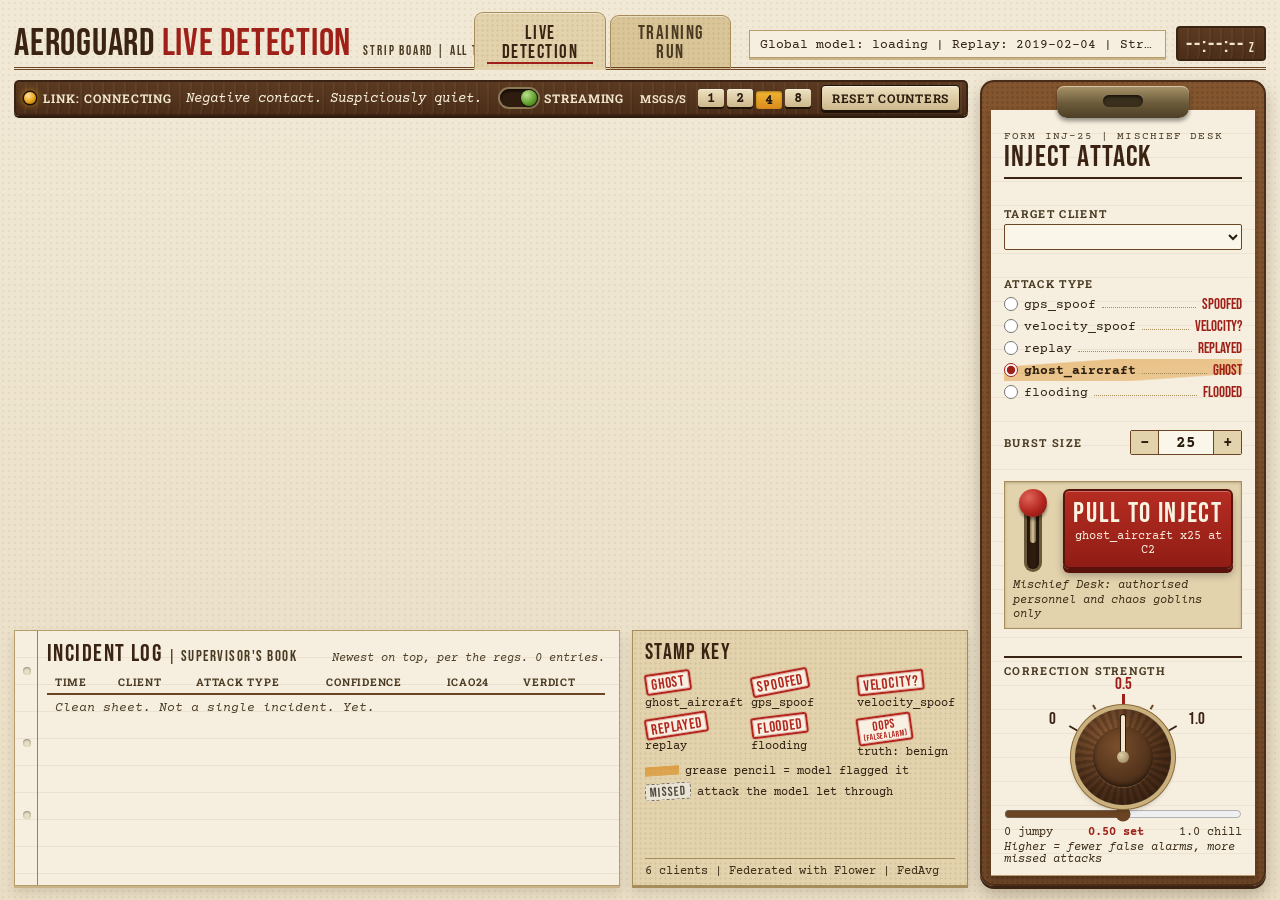
<file: demo/static/index.html>
<!doctype html>
<html lang="en">
<head>
<meta charset="utf-8">
<meta name="viewport" content="width=device-width, initial-scale=1">
<title>AeroGuard Strip Board</title>
<link rel="preload" href="fonts/bebas-neue-latin-400-normal.woff2" as="font" type="font/woff2" crossorigin>
<link rel="preload" href="fonts/courier-prime-latin-400-normal.woff2" as="font" type="font/woff2" crossorigin>
<link rel="stylesheet" href="style.css">
</head>
<body>
<div class="app" id="app">

  <header class="top">
    <div class="brand">
      <h1>AeroGuard <span id="viewTitle">Live Detection</span></h1>
      <div class="brand-sub">
        <span class="brand-kicker" id="viewKicker">Strip board | all towers</span>
        <span class="brand-tag">Six towers. One model. Zero chill.</span>
      </div>
    </div>

    <div class="tabs" role="tablist" aria-label="Views">
      <button type="button" class="tab" role="tab" id="tab-live" aria-selected="true" aria-controls="view-live">Live Detection</button>
      <button type="button" class="tab" role="tab" id="tab-train" aria-selected="false" aria-controls="view-train" tabindex="-1">Training Run</button>
    </div>

    <div class="top-right">
      <div class="infobox" id="infobox">Global model: loading | Replay: 2019-02-04 | Strength 0.50</div>
      <div class="clock wood" id="clock" aria-label="Replay clock, UTC">--:--:--<span>Z</span></div>
    </div>
  </header>

  <main class="views">

    <!-- ============ LIVE DETECTION ============ -->
    <section class="view view-live" id="view-live" role="tabpanel" aria-labelledby="tab-live">
      <div class="live-left">

        <div class="console wood">
          <div class="conn" id="conn" data-state="connecting">
            <span class="conn-lamp" aria-hidden="true"></span>
            <span id="connText">Link: connecting</span>
          </div>
          <p class="ticker" id="ticker"><span id="tickerText">Negative contact. Suspiciously quiet.</span></p>
          <div class="ctrls">
            <button type="button" class="switch" id="runBtn" aria-pressed="true">
              <span class="switch-track" aria-hidden="true"><span class="switch-knob"></span></span>
              <span class="switch-label" id="runLabel">Streaming</span>
            </button>
            <fieldset class="speed">
              <legend>Msgs/s</legend>
              <label><input type="radio" name="rate" value="1"><span>1</span></label>
              <label><input type="radio" name="rate" value="2"><span>2</span></label>
              <label><input type="radio" name="rate" value="4" checked><span>4</span></label>
              <label><input type="radio" name="rate" value="8"><span>8</span></label>
            </fieldset>
            <button type="button" class="deskbtn" id="resetBtn">Reset counters</button>
          </div>
        </div>

        <section class="racks" id="racks" aria-label="Client racks"></section>

        <div class="lower">
          <section class="logsheet" aria-labelledby="logTitle">
            <div class="log-margin" aria-hidden="true"></div>
            <div class="log-holes" aria-hidden="true"><span></span><span></span><span></span></div>
            <div class="log-head">
              <h2 id="logTitle">Incident log <span>| supervisor's book</span></h2>
              <span class="log-note" id="logNote">Newest on top, per the regs. 0 entries.</span>
            </div>
            <div class="log-wrap" id="logWrap">
              <table class="log">
                <thead>
                  <tr><th scope="col">Time</th><th scope="col">Client</th><th scope="col">Attack type</th><th scope="col">Confidence</th><th scope="col">icao24</th><th scope="col">Verdict</th></tr>
                </thead>
                <tbody id="logBody"></tbody>
              </table>
            </div>
            <p class="sr-only" id="logLive" aria-live="polite" aria-atomic="true"></p>
          </section>

          <section class="stampkey" aria-labelledby="keyTitle">
            <h2 id="keyTitle">Stamp key</h2>
            <div class="key-grid">
              <div><span class="stamp stamp-static" style="--r:-8deg">GHOST</span><span>ghost_aircraft</span></div>
              <div><span class="stamp stamp-static" style="--r:-11deg">SPOOFED</span><span>gps_spoof</span></div>
              <div><span class="stamp stamp-static" style="--r:-6deg">VELOCITY?</span><span>velocity_spoof</span></div>
              <div><span class="stamp stamp-static" style="--r:-9deg">REPLAYED</span><span>replay</span></div>
              <div><span class="stamp stamp-static" style="--r:-7deg">FLOODED</span><span>flooding</span></div>
              <div><span class="stamp stamp-static stamp-oops" style="--r:-8deg">OOPS<span class="sub">(FALSE ALARM)</span></span><span>truth: benign</span></div>
            </div>
            <div class="key-row"><span class="key-pencil" aria-hidden="true"></span>grease pencil = model flagged it</div>
            <div class="key-row k-missed"><span class="missed-mark missed-static">MISSED</span>attack the model let through</div>
            <div class="key-foot" id="keyFoot">6 clients | Federated with Flower | FedAvg</div>
          </section>
        </div>
      </div>

      <aside class="desk" aria-label="Inject attack">
        <div class="clip" aria-hidden="true"><div></div></div>
        <form class="desk-form" id="injectForm">
          <div class="desk-head">
            <span>FORM INJ-25 | MISCHIEF DESK</span>
            <h2>Inject attack</h2>
          </div>

          <div class="field">
            <label for="target" class="flabel">Target client</label>
            <select id="target" name="target"></select>
          </div>

          <fieldset class="atk">
            <legend class="flabel">Attack type</legend>
            <label class="rad"><input type="radio" name="atk" value="gps_spoof">gps_spoof<span class="lead"></span><span class="rad-stamp">SPOOFED</span></label>
            <label class="rad"><input type="radio" name="atk" value="velocity_spoof">velocity_spoof<span class="lead"></span><span class="rad-stamp">VELOCITY?</span></label>
            <label class="rad"><input type="radio" name="atk" value="replay">replay<span class="lead"></span><span class="rad-stamp">REPLAYED</span></label>
            <label class="rad"><input type="radio" name="atk" value="ghost_aircraft" checked>ghost_aircraft<span class="lead"></span><span class="rad-stamp">GHOST</span></label>
            <label class="rad"><input type="radio" name="atk" value="flooding">flooding<span class="lead"></span><span class="rad-stamp">FLOODED</span></label>
          </fieldset>

          <div class="burst">
            <label for="burst" class="flabel">Burst size</label>
            <div class="stepper">
              <button type="button" id="burstDec" aria-label="Decrease burst size">-</button>
              <input id="burst" name="burst" type="number" value="25" min="1" max="200" inputmode="numeric">
              <button type="button" id="burstInc" aria-label="Increase burst size">+</button>
            </div>
          </div>

          <div class="lever-box">
            <div class="lever-row">
              <div class="lever" id="lever" aria-hidden="true">
                <div class="lever-slot"></div>
                <div class="lever-arm"><div class="lever-rod"></div><div class="lever-ball"></div></div>
              </div>
              <button type="submit" class="pull" id="pullBtn">
                <span class="pull-big">Pull to inject</span>
                <span class="pull-small" id="pullSummary">ghost_aircraft x25 at C2</span>
              </button>
            </div>
            <span class="lever-note" id="injectNote" role="status" aria-live="polite">Mischief Desk: authorised personnel and chaos goblins only</span>
          </div>

          <div class="dial-sec">
            <span class="flabel" id="dialLabel">Correction strength</span>
            <div class="dial" id="dial" aria-hidden="true">
              <span class="dial-mark m0" data-v="0">0</span>
              <span class="dial-mark m5" data-v="0.5">0.5</span>
              <span class="dial-mark m1" data-v="1">1.0</span>
              <div class="dial-ticks">
                <span style="--a:-60deg" class="tk big"></span>
                <span style="--a:-30deg" class="tk"></span>
                <span style="--a:0deg" class="tk mid"></span>
                <span style="--a:30deg" class="tk"></span>
                <span style="--a:60deg" class="tk big"></span>
              </div>
              <div class="knob" id="knob"><div class="knob-cap"></div><div class="knob-needle"></div><div class="knob-hub"></div></div>
            </div>
            <label for="corr" class="sr-only">Correction strength, 0 to 1</label>
            <input id="corr" type="range" min="0" max="1" step="0.05" value="0.5">
            <div class="dial-legend"><span>0 jumpy</span><span class="dial-val" id="corrVal">0.50 set</span><span>1.0 chill</span></div>
            <span class="dial-cap">Higher = fewer false alarms, more missed attacks</span>
          </div>
        </form>
      </aside>
    </section>

    <!-- ============ TRAINING RUN ============ -->
    <section class="view view-train" id="view-train" role="tabpanel" aria-labelledby="tab-train" hidden>
      <div class="train-left">
        <section class="chartsheet" aria-labelledby="chartTitle">
          <div class="chart-head">
            <h2 id="chartTitle">Global accuracy by round <span>| flight log</span></h2>
            <span class="chart-note" id="chartNote">No run loaded yet.</span>
          </div>
          <div class="chart-box" id="chartBox">
            <svg id="chart" role="img" aria-labelledby="chartTitle chartDesc"><desc id="chartDesc">Global model accuracy after each federated round.</desc></svg>
          </div>
        </section>
        <section class="tcards" id="tcards" aria-label="Client towers during training"></section>
      </div>

      <aside class="desk desk-train" aria-label="Training controls">
        <div class="clip" aria-hidden="true"><div></div></div>
        <div class="desk-form">
          <div class="desk-head">
            <span>FORM FL-15 | TRAINING DESK</span>
            <h2>Federated run</h2>
          </div>

          <dl class="runstats">
            <div><dt>Run</dt><dd id="tsRun">none</dd></div>
            <div><dt>Round</dt><dd id="tsRound">0 / 0</dd></div>
            <div><dt>Global acc</dt><dd id="tsAcc">-</dd></div>
            <div><dt>Best round</dt><dd id="tsBest">-</dd></div>
            <div><dt>Bytes moved</dt><dd id="tsBytes">0 B</dd></div>
            <div><dt>Per update</dt><dd id="tsPayload">-</dd></div>
          </dl>
          <p class="train-status" id="trainStatus" role="status" aria-live="polite">Standing by.</p>

          <div class="train-btns">
            <div class="field">
              <label for="runSel" class="flabel">Run on file</label>
              <select id="runSel"><option value="latest">latest</option></select>
            </div>
            <button type="button" class="deskbtn big" id="replayBtn">Replay run</button>
            <div class="live-train">
              <div class="burst">
                <label for="rounds" class="flabel">Rounds</label>
                <div class="stepper">
                  <button type="button" id="roundsDec" aria-label="Fewer rounds">-</button>
                  <input id="rounds" type="number" value="10" min="1" max="100" inputmode="numeric">
                  <button type="button" id="roundsInc" aria-label="More rounds">+</button>
                </div>
              </div>
              <button type="button" class="pull pull-train" id="trainBtn"><span class="pull-big">Train live</span><span class="pull-small">Flower, 6 clients, FedAvg</span></button>
            </div>
          </div>

          <div class="fedavg">
            <span class="flabel">How FedAvg works</span>
            <p>Each tower trains on its own traffic. Only the model weights travel; raw messages stay in their region. (Simulated here on one laptop.)</p>
            <p class="fedavg-2">The server averages the weights, weighted by how many rows each tower has, and sends the new model back out.</p>
          </div>
        </div>
      </aside>
    </section>
  </main>

  <div class="toasts" id="toasts" role="status" aria-live="polite"></div>
</div>

<script src="app.js"></script>
</body>
</html>
</file>
<file: demo/static/style.css>
/* FL-IDS Flight Strip Board. Port of MOCKUP_A_reference.dc.html (design A). */

@font-face{font-family:'Bebas Neue';font-style:normal;font-weight:400;font-display:swap;src:url(fonts/bebas-neue-latin-400-normal.woff2) format('woff2');}
@font-face{font-family:'Courier Prime';font-style:normal;font-weight:400;font-display:swap;ascent-override:82%;descent-override:22%;line-gap-override:0%;src:url(fonts/courier-prime-latin-400-normal.woff2) format('woff2');}
@font-face{font-family:'Courier Prime';font-style:italic;font-weight:400;font-display:swap;ascent-override:82%;descent-override:22%;line-gap-override:0%;src:url(fonts/courier-prime-latin-400-italic.woff2) format('woff2');}
@font-face{font-family:'Courier Prime';font-style:normal;font-weight:700;font-display:swap;ascent-override:82%;descent-override:22%;line-gap-override:0%;src:url(fonts/courier-prime-latin-700-normal.woff2) format('woff2');}
@font-face{font-family:'Roboto Slab';font-style:normal;font-weight:400;font-display:swap;src:url(fonts/roboto-slab-latin-400-normal.woff2) format('woff2');}
@font-face{font-family:'Roboto Slab';font-style:normal;font-weight:600;font-display:swap;src:url(fonts/roboto-slab-latin-600-normal.woff2) format('woff2');}
@font-face{font-family:'Roboto Slab';font-style:normal;font-weight:700;font-display:swap;src:url(fonts/roboto-slab-latin-700-normal.woff2) format('woff2');}

:root{
  /* type */
  --f-disp:'Bebas Neue','Arial Narrow','Roboto Condensed','Helvetica Neue Condensed',Impact,sans-serif;
  --f-mono:'Courier Prime','Courier New',Courier,monospace;
  --f-slab:'Roboto Slab',Rockwell,'Roboto Serif',Georgia,serif;

  /* palette (from the mockup) */
  --ink:#2b1d0e; --ink-2:#3a2312; --ink-3:#4a3a22; --ink-4:#3a2a14;
  --paper:#f6efdf; --paper-2:#fbf6ea; --manila:#e3d3ad; --manila-edge:#a88d5c;
  --tan-line:#b89c6c; --brown:#6b4423; --wood-hi:#5d3b22; --wood-lo:#4a2d18;
  --red:#b3261e; --red-d:#9e2018; --red-dd:#5a120c; --amber:#d98a1c; --amber-hi:#e8a317;
  --olive:#3f5121; --cream:#f1e6cc; --cream-hi:#fbf3e1; --grey-ink:#5b554b;

  /* sizing, overridden by the media queries below */
  --pad:10px; --gap:8px;
  --desk-w:286px; --key-w:336px;
  --plac-w:116px; --plac-w-hot:124px;
  --strip-h:32px; --strip-gap:4px;
  --fs-data:13px; --fs-small:11px; --fs-lbl:10px; --fs-cnt:14px;
  --lower-h:clamp(206px, 28.5vh, 330px);
  --dial-zoom:.86;
}
@media (min-height:860px){ :root{ --pad:14px; --gap:10px; --dial-zoom:1; } }
@media (min-width:1600px) and (min-height:980px){
  :root{ --desk-w:330px; --key-w:380px; --plac-w:136px; --plac-w-hot:150px; --strip-h:37px; --strip-gap:5px;
         --fs-data:15px; --fs-small:12.5px; --fs-lbl:11.5px; --fs-cnt:16px; --dial-zoom:1.08; }
}

*,*::before,*::after{box-sizing:border-box;}
html,body{margin:0;height:100%;}
body{
  background:radial-gradient(rgba(120,90,50,.08) 1px,transparent 1.3px) 0 0/6px 6px,linear-gradient(180deg,#f1e9d6,#e9dec5);
  background-color:#efe6d1;
  color:var(--ink); font-family:var(--f-slab); overflow-x:hidden;
}
button,select,input{font:inherit;color:inherit;}
.sr-only{position:absolute!important;width:1px;height:1px;overflow:hidden;clip:rect(0 0 0 0);white-space:nowrap;margin:-1px;padding:0;border:0;}
:focus-visible{outline:3px solid #1d4f91;outline-offset:2px;}

.wood{background:repeating-linear-gradient(91deg,rgba(255,236,200,.045) 0 2px,rgba(0,0,0,.06) 2px 4px,transparent 4px 11px),linear-gradient(180deg,var(--wood-hi),var(--wood-lo));}

.app{height:100vh;min-height:690px;display:flex;flex-direction:column;gap:var(--gap);padding:var(--pad);}

/* ---------- header ---------- */
.top{flex:0 0 auto;height:56px;display:flex;align-items:flex-end;gap:18px;border-bottom:3px double var(--brown);position:relative;}
.brand{display:flex;align-items:flex-end;gap:12px;padding-bottom:6px;min-width:0;}
.brand h1{margin:0;font-family:var(--f-disp);font-weight:400;font-size:44px;line-height:.9;letter-spacing:.02em;color:var(--ink-2);white-space:nowrap;}
.brand h1 span{color:var(--red-d);}
.brand-sub{display:flex;flex-direction:column;gap:2px;padding-bottom:2px;}
.brand-kicker{font-family:var(--f-disp);font-size:15px;letter-spacing:.14em;color:var(--ink-3);white-space:nowrap;}
.brand-tag{font-family:var(--f-mono);font-style:italic;font-size:13px;color:var(--ink-3);white-space:nowrap;}
@media (max-width:1560px){ .brand-tag{display:none;} }
/* the AeroGuard title is wider than the original FL-IDS one: keep the tabs on one line on 1366 px screens */
@media (max-width:1400px){ .brand h1{font-size:38px;} .brand-kicker{font-size:13px;} }

.tabs{display:flex;align-items:flex-end;gap:4px;align-self:flex-end;margin-bottom:-3px;}
.tab{position:relative;font-family:var(--f-disp);font-size:19px;letter-spacing:.08em;line-height:1;padding:8px 18px 5px;color:var(--ink-3);cursor:pointer;
  background:radial-gradient(rgba(120,90,50,.10) 1px,transparent 1.3px) 0 0/5px 5px,#d9c597;border:1px solid var(--manila-edge);border-bottom:3px double var(--brown);
  border-radius:9px 9px 0 0;box-shadow:inset 0 1px 0 rgba(255,250,235,.5);}
.tab:hover{color:var(--ink);}
.tab[aria-selected="true"]{background:radial-gradient(rgba(120,90,50,.10) 1px,transparent 1.3px) 0 0/5px 5px,var(--manila);color:var(--ink-2);border-bottom:3px solid var(--manila);padding-top:11px;z-index:1;}
.tab[aria-selected="true"]::after{content:"";position:absolute;left:12px;right:12px;bottom:3px;height:2px;background:var(--red-d);}

.top-right{margin-left:auto;display:flex;align-items:center;gap:10px;padding-bottom:6px;min-width:0;}
.infobox{font-family:var(--f-mono);font-size:13px;color:var(--ink);background:var(--paper);border:1px solid var(--tan-line);padding:6px 10px;box-shadow:0 2px 0 #c9b48a;white-space:nowrap;overflow:hidden;text-overflow:ellipsis;min-width:0;}
.clock{color:var(--cream);font-family:var(--f-disp);font-size:23px;letter-spacing:.08em;padding:5px 10px 2px;border-radius:4px;box-shadow:inset 0 0 0 2px var(--ink-2);white-space:nowrap;}
.clock span{font-size:13px;margin-left:4px;}

/* ---------- views ---------- */
.views{flex:1 1 auto;min-height:0;display:flex;}
.view{flex:1 1 auto;min-width:0;min-height:0;display:grid;grid-template-columns:minmax(0,1fr) var(--desk-w);gap:12px;}
.view[hidden]{display:none;}

.live-left{min-width:0;min-height:0;display:grid;grid-template-columns:minmax(0,1fr);grid-template-rows:auto minmax(0,1fr) var(--lower-h);gap:var(--gap);}

/* ---------- console bar ---------- */
.console{display:flex;align-items:center;gap:14px;padding:4px 8px 4px 10px;border-radius:5px;min-height:36px;
  box-shadow:inset 0 0 0 2px var(--ink-2),inset 0 2px 0 rgba(255,230,190,.18),0 2px 0 #2e1b0d;color:var(--cream);}
.conn{display:flex;align-items:center;gap:7px;font-family:var(--f-slab);font-weight:700;font-size:12px;letter-spacing:.08em;text-transform:uppercase;white-space:nowrap;}
.conn-lamp{width:12px;height:12px;border-radius:50%;background:radial-gradient(circle at 35% 30%,#d5f0a8,#5d9c2a 55%,#2f5a10);box-shadow:0 0 0 1.5px #1f1209,0 0 6px 2px rgba(110,190,60,.45);}
.conn[data-state="reconnecting"] .conn-lamp,.conn[data-state="connecting"] .conn-lamp{background:radial-gradient(circle at 35% 30%,#ffe1a0,#e8a317 55%,#8a5a12);box-shadow:0 0 0 1.5px #1f1209,0 0 6px 2px rgba(232,163,23,.55);animation:blink 1s steps(2,end) infinite;}
.conn[data-state="mock"] .conn-lamp{background:radial-gradient(circle at 35% 30%,#d8e6ff,#6f8fc4 55%,#2d4a7a);box-shadow:0 0 0 1.5px #1f1209,0 0 6px 2px rgba(111,143,196,.5);}
@keyframes blink{50%{opacity:.35;}}
.ticker{flex:1 1 auto;min-width:0;margin:0;font-family:var(--f-mono);font-style:italic;font-size:14px;color:var(--cream-hi);white-space:nowrap;overflow:hidden;transition:opacity .3s;}
.ticker span{display:inline-block;}
.ticker.scroll span{animation:marquee var(--dur,10s) linear 1.2s infinite;}
@keyframes marquee{0%,8%{transform:translateX(0);}92%,100%{transform:translateX(var(--dx,0));}}
.ticker.alarm{font-style:normal;font-weight:700;color:#ffd27a;}
.ticker.fade{opacity:0;}
.ctrls{display:flex;align-items:center;gap:10px;flex:0 0 auto;}
.switch{display:flex;align-items:center;gap:6px;background:none;border:0;padding:2px 4px;cursor:pointer;color:var(--cream);font-family:var(--f-slab);font-weight:700;font-size:12px;letter-spacing:.06em;text-transform:uppercase;}
.switch-track{position:relative;width:38px;height:18px;border-radius:9px;background:#2e1c0f;box-shadow:inset 0 2px 3px rgba(0,0,0,.7),0 0 0 2px #8c7a55;}
.switch-knob{position:absolute;top:1px;left:21px;width:16px;height:16px;border-radius:50%;background:radial-gradient(circle at 35% 30%,#b8e08a,#5d9c2a 60%,#2f5a10);box-shadow:0 1px 2px rgba(0,0,0,.6);transition:left .18s,background .18s;}
.switch[aria-pressed="false"] .switch-knob{left:1px;background:radial-gradient(circle at 35% 30%,#e0645a,#b3261e 55%,#6e1510);}
.switch-label{min-width:76px;text-align:left;}
.speed{display:flex;align-items:center;gap:3px;border:0;margin:0;padding:0;}
.speed legend{float:left;margin-right:6px;font-family:var(--f-slab);font-weight:700;font-size:11px;letter-spacing:.06em;text-transform:uppercase;color:var(--cream);white-space:nowrap;}
.speed label{position:relative;cursor:pointer;}
.speed input{position:absolute;opacity:0;width:100%;height:100%;margin:0;cursor:pointer;}
.speed span{display:block;min-width:26px;text-align:center;font-family:var(--f-mono);font-weight:700;font-size:14px;padding:2px 4px;border-radius:3px;color:var(--ink);
  background:linear-gradient(180deg,#efe2c2,#cdb88c);box-shadow:inset 0 1px 0 rgba(255,255,255,.5),0 2px 0 #1f1209;}
.speed input:checked+span{background:linear-gradient(180deg,#f2b632,#d98a1c);transform:translateY(2px);box-shadow:inset 0 1px 2px rgba(0,0,0,.35),0 0 0 #1f1209;color:#1f1a14;}
.speed input:focus-visible+span{outline:3px solid #9cc3ff;outline-offset:1px;}
.deskbtn{font-family:var(--f-slab);font-weight:700;font-size:12px;letter-spacing:.06em;text-transform:uppercase;color:var(--ink);cursor:pointer;
  padding:4px 10px;border:1.5px solid #1f1209;border-radius:4px;background:linear-gradient(180deg,#efe2c2,#cdb88c);box-shadow:inset 0 1px 0 rgba(255,255,255,.5),0 2px 0 #1f1209;}
.deskbtn:active{transform:translateY(2px);box-shadow:0 0 0 #1f1209;}
.deskbtn:disabled{opacity:.55;cursor:default;}

/* ---------- racks ---------- */
.racks{min-height:0;display:grid;grid-template-columns:repeat(3,minmax(0,1fr));grid-template-rows:repeat(2,minmax(0,1fr));gap:var(--gap);}
.rack{position:relative;min-height:0;display:grid;grid-template-columns:var(--plac-w) minmax(0,1fr);gap:8px;padding:8px;border-radius:6px;
  box-shadow:inset 0 0 0 2px var(--ink-2),inset 0 2px 0 rgba(255,230,190,.18),0 2px 0 #2e1b0d,0 6px 10px rgba(60,40,20,.28);transition:box-shadow .3s;}
.placard{position:relative;min-height:0;overflow:hidden;background:radial-gradient(rgba(120,90,50,.10) 1px,transparent 1.3px) 0 0/5px 5px,var(--manila);border:1px solid var(--manila-edge);
  box-shadow:0 2px 0 #2e1b0d;padding:7px 7px 6px;display:flex;flex-direction:column;gap:2px;color:var(--ink);}
.placard>*{flex-shrink:0;}
.rack.hot .placard{overflow:visible;}
.screw{position:absolute;top:3px;width:5px;height:5px;border-radius:50%;background:radial-gradient(circle at 35% 35%,#d8c49a,#6b5a3a);}
.screw.l{left:3px;} .screw.r{right:3px;}
.p-id{display:flex;align-items:baseline;justify-content:space-between;gap:4px;}
.p-id b{font-family:var(--f-disp);font-weight:400;font-size:32px;line-height:.9;color:var(--ink-2);}
.p-cell{font-family:var(--f-mono);font-size:var(--fs-small);color:var(--ink-3);white-space:nowrap;}
.p-cell2{display:none;}
.rack.hot .p-id .p-cell{display:none;}
.rack.hot .p-cell2{display:block;}
.p-name{font-size:12px;font-weight:700;line-height:1.1;text-transform:uppercase;}
.rack.hot .p-name{font-size:11.5px;letter-spacing:-.01em;}
.placard.tight .quip{display:none;}
.chip{display:inline-block;font-family:var(--f-disp);font-size:15px;letter-spacing:.06em;line-height:1;padding:3px 5px 1px;border:1.5px solid var(--olive);color:var(--olive);border-radius:2px;align-self:flex-start;margin:2px 0 3px;white-space:nowrap;max-width:100%;overflow:hidden;text-overflow:ellipsis;}
.chip.alerted{border-color:var(--red);color:var(--red-d);background:rgba(217,138,28,.22);}
.chip.noisy{border-color:#8a5a12;color:#3a2408;background:#f2c14e;}
.cnt{display:flex;justify-content:space-between;align-items:baseline;gap:4px;font-size:var(--fs-lbl);font-weight:600;letter-spacing:.03em;color:var(--ink-3);border-bottom:1px dotted var(--manila-edge);padding-bottom:1px;white-space:nowrap;}
.cnt b{font-family:var(--f-mono);font-size:var(--fs-cnt);font-weight:700;color:var(--ink);letter-spacing:0;line-height:1.05;}
.cnt.missed b{color:var(--grey-ink);}
.quip{font-family:var(--f-mono);font-style:italic;font-size:11px;line-height:1.2;color:var(--ink-3);margin-top:auto;padding-top:2px;overflow:hidden;}
@media (max-height:860px){
  :root{ --lower-h:clamp(190px, 26vh, 330px); }
  .quip{display:none;}
  .p-id b{font-size:29px;}
  .rack.hot .p-id b{font-size:30px;}
  .rack.hot .p-name{margin-top:9px;}
  .rack.hot .stamp-big{font-size:19px;top:-7px;}
  .rack.hot .cnt.hotc b{font-size:calc(var(--fs-cnt) + 2px);}
}

.bay{position:relative;min-height:0;overflow:hidden;background:#2e1c0f;padding:5px;display:flex;flex-direction:column;gap:var(--strip-gap);border-radius:2px;
  box-shadow:inset 0 2px 4px rgba(0,0,0,.6),inset 2px 0 0 #1f1209,inset -2px 0 0 #1f1209;}
.bay::before{content:"";position:absolute;inset:5px 0 0;pointer-events:none;
  background:repeating-linear-gradient(180deg,transparent 0 var(--strip-h),rgba(0,0,0,.35) var(--strip-h) calc(var(--strip-h) + 1px),rgba(255,230,190,.10) calc(var(--strip-h) + 1px) calc(var(--strip-h) + var(--strip-gap)));}

.strip{position:relative;display:grid;grid-template-columns:auto auto minmax(0,1fr);height:var(--strip-h);flex:0 0 var(--strip-h);
  background:linear-gradient(180deg,#fbf6ea,#f1e7cf);border:1px solid var(--tan-line);box-shadow:0 1px 0 #1a0e05,0 2px 3px rgba(0,0,0,.35);
  font-family:var(--f-mono);font-size:var(--fs-data);color:var(--ink);}
.strip.enter{animation:slidein .2s ease-out;}
@keyframes slidein{from{transform:translateY(-45%);opacity:.35;}to{transform:none;opacity:1;}}
.c{display:flex;align-items:center;padding:0 3px;border-right:1px solid #c7ad7d;white-space:nowrap;overflow:hidden;}
.c.p{border-right:0;padding-right:4px;}
.ben{color:#5c4a2e;}
.c.p small{display:block;font-size:10.5px;font-weight:400;color:var(--ink-4);line-height:1;}
.c.p.two{flex-direction:column;align-items:flex-start;justify-content:center;line-height:1.05;}

.strip.alert{background:linear-gradient(180deg,#f2e0b4,#e6cf9a);}
.strip.alert .c.p{background:linear-gradient(176deg,transparent 20%,rgba(217,138,28,.58) 23%,rgba(217,138,28,.5) 77%,transparent 80%);font-weight:700;color:var(--red-dd);}
.strip.fa{background:linear-gradient(180deg,#f6ecd2,#ecdcb4);}
.strip.fa .c.p{background:repeating-linear-gradient(135deg,rgba(217,138,28,.38) 0 3px,rgba(217,138,28,.16) 3px 6px);}
.strip.missed{background:linear-gradient(180deg,#ece7dc,#ddd6c8);}

.stamp{position:absolute;font-family:var(--f-disp);font-weight:400;color:var(--red);border:2px solid var(--red);background:rgba(250,244,230,.92);padding:2px 4px 0;line-height:1;letter-spacing:.06em;border-radius:3px;
  box-shadow:inset 0 0 0 1px rgba(179,38,30,.3),0 0 0 1px rgba(179,38,30,.15);transform:rotate(var(--r,-8deg));z-index:2;text-align:center;white-space:nowrap;}
.strip .stamp{right:3px;top:50%;margin-top:calc(var(--fs-data) * -.62);font-size:calc(var(--fs-data) + 2px);}
.strip .stamp.oops{margin-top:calc(var(--strip-h) * -.44);font-size:var(--fs-data);padding:1px 3px 0;}
.stamp .sub{display:block;font-size:8.5px;letter-spacing:.02em;}
.missed-mark{position:absolute;right:4px;top:50%;transform:translateY(-50%) rotate(-4deg);font-family:var(--f-disp);font-size:calc(var(--fs-data) + 1px);letter-spacing:.08em;line-height:1;
  color:#4d4840;border:1.5px dashed #6d675c;padding:2px 4px 0;border-radius:2px;background:rgba(236,231,220,.85);}
.strip.injd{border-left:11px solid #1f1a14;}
.inj-tag{position:absolute;left:-11px;top:0;bottom:0;width:11px;display:flex;align-items:center;justify-content:center;writing-mode:vertical-rl;transform:rotate(180deg);font-family:var(--f-disp);font-size:10px;letter-spacing:.1em;line-height:1;color:#f2c14e;}
.empty{flex:0 0 var(--strip-h);height:var(--strip-h);border:1px dashed rgba(241,230,204,.28);display:flex;align-items:center;justify-content:center;
  font-family:var(--f-mono);font-style:italic;font-size:12px;color:var(--cream);white-space:nowrap;overflow:hidden;padding:0 4px;}

/* noisy treatment (approved C6) */
.rack.noisy{box-shadow:inset 0 0 0 2px var(--ink-2),inset 0 0 0 4px #c98a1a,inset 0 2px 0 rgba(255,230,190,.18),0 0 0 2px #d99a1f,0 2px 0 #2e1b0d,0 6px 10px rgba(60,40,20,.28);}

/* under attack treatment (approved C2) */
.rack.hot{grid-template-columns:var(--plac-w-hot) minmax(0,1fr);padding-top:13px;
  background:repeating-linear-gradient(91deg,rgba(255,220,200,.06) 0 2px,rgba(0,0,0,.07) 2px 4px,transparent 4px 11px),linear-gradient(180deg,#c42f22,#b3261e);
  box-shadow:inset 0 0 0 3px #d9481f,inset 0 0 0 5px #7a160f,0 0 0 4px #f2c14e,0 0 0 8px #b3261e,0 10px 24px rgba(120,20,10,.35);z-index:2;}
.hazard{display:none;}
.rack.hot .hazard{position:absolute;left:0;right:0;top:-3px;height:16px;background:repeating-linear-gradient(45deg,#1f1a14 0 8px,#e8a317 8px 16px);border-radius:6px 6px 0 0;box-shadow:0 1px 0 #5a120c;z-index:3;
  display:flex;align-items:center;justify-content:flex-end;gap:6px;padding-right:12px;}
.hazard b{display:inline-flex;align-items:center;gap:4px;background:#fbf3e1;color:#1f1a14;font-family:var(--f-slab);font-size:9.5px;font-weight:700;letter-spacing:.14em;line-height:11px;padding:1px 7px;border-radius:7px;border:1px solid #1f1a14;}
.hazard b.live{color:var(--red-d);}
.lamp{display:inline-block;width:8px;height:8px;border-radius:50%;background:radial-gradient(circle at 35% 30%,#ffb199,#e0341f 50%,#8f1d15);box-shadow:0 0 0 1.5px #5a120c,0 0 6px 2px rgba(224,52,31,.65);animation:blink 1s steps(2,end) infinite;}
.rack.hot .placard{background:radial-gradient(rgba(150,60,40,.10) 1px,transparent 1.3px) 0 0/5px 5px,#f8d9cf;border-color:#c4553a;box-shadow:0 2px 0 #5a120c;}
.rack.hot .p-id b{font-size:34px;color:var(--red-d);}
.rack.hot .p-name{margin-top:17px;}
.rack.hot .chip{display:none;}
.rack.hot .cnt{border-bottom-color:#c4553a;}
.rack.hot .cnt.hotc{color:#7a160f;}
.rack.hot .cnt.hotc b{font-size:calc(var(--fs-cnt) + 3px);color:var(--red-d);}
.rack.hot .quip{color:var(--red-dd);}
.stamp-big{display:none;}
.rack.hot .stamp-big{display:block;position:absolute;top:-6px;right:-14px;font-size:23px;letter-spacing:.04em;padding:4px 5px 1px;border:4px double var(--red-d);color:var(--red-d);background:rgba(251,243,225,.96);
  --r:-10deg;z-index:4;box-shadow:0 0 0 1px rgba(158,32,24,.35),0 3px 6px rgba(90,18,12,.3);}
.rack.hot .bay{background:#4d1a10;}
.rack.hot .bay::before{background:repeating-linear-gradient(180deg,transparent 0 var(--strip-h),rgba(0,0,0,.35) var(--strip-h) calc(var(--strip-h) + 1px),rgba(255,200,170,.12) calc(var(--strip-h) + 1px) calc(var(--strip-h) + var(--strip-gap)));}
.rack.hot .strip.alert:not(.fa){background:linear-gradient(180deg,#c0321f,#a8231b);border-color:#6e1510;color:#fbf3e1;box-shadow:0 1px 0 #1a0e05,0 0 0 1px rgba(232,163,23,.55),0 2px 4px rgba(0,0,0,.45);}
.rack.hot .strip.alert:not(.fa) .c{border-right-color:rgba(251,243,225,.3);}
.rack.hot .strip.alert:not(.fa) .c.p{background:linear-gradient(176deg,transparent 5%,#e8a317 8%,#f2b632 50%,#e8a317 92%,transparent 95%);color:#1f1a14;}
.rack.hot .strip.alert:not(.fa) .c.p small{color:#3a2408;}
.rack.hot .strip.alert:not(.fa) .stamp{font-size:calc(var(--fs-data) + 4px);border-width:2.5px;background:#fbf3e1;margin-top:calc(var(--fs-data) * -.8);}

/* entrance: tape slides in, stamp thuds */
.rack.hot.enter .hazard{animation:tape .5s cubic-bezier(.2,.8,.2,1);}
.rack.hot.enter .stamp-big{animation:thud .55s cubic-bezier(.3,1.4,.5,1) .15s both;}
.rack.hot.enter{animation:shake .45s ease-out .2s;}
@keyframes tape{from{clip-path:inset(0 100% 0 0);}to{clip-path:inset(0 0 0 0);}}
@keyframes thud{0%{opacity:0;transform:scale(2.6) rotate(-16deg);}60%{opacity:1;transform:scale(.9) rotate(-9deg);}100%{transform:scale(1) rotate(-10deg);}}
@keyframes shake{0%,100%{transform:none;}25%{transform:translate(-2px,1px);}50%{transform:translate(2px,-1px);}75%{transform:translate(-1px,1px);}}

/* ---------- lower row: incident log and stamp key ---------- */
.lower{min-height:0;display:grid;grid-template-columns:minmax(0,1fr) var(--key-w);gap:12px;}
.logsheet{position:relative;min-height:0;overflow:hidden;display:flex;flex-direction:column;gap:4px;padding:8px 14px 6px 32px;
  background:repeating-linear-gradient(180deg,transparent 0 26px,rgba(107,68,35,.08) 26px 27px),var(--paper);border:1px solid var(--tan-line);box-shadow:0 2px 0 #c9b48a,0 6px 10px rgba(60,40,20,.15);}
.log-margin{position:absolute;left:22px;top:0;bottom:0;width:1px;background:#c76a5e;}
.log-holes{position:absolute;left:8px;top:36px;display:flex;flex-direction:column;gap:64px;}
.log-holes span{width:8px;height:8px;border-radius:50%;background:#e9dec5;box-shadow:inset 0 1px 2px rgba(0,0,0,.4);}
.log-head{display:flex;align-items:baseline;justify-content:space-between;gap:10px;}
.log-head h2,.stampkey h2,.chart-head h2{margin:0;font-family:var(--f-disp);font-weight:400;font-size:24px;letter-spacing:.06em;color:var(--ink-2);white-space:nowrap;}
.log-head h2 span,.chart-head h2 span{font-size:15px;color:var(--ink-3);letter-spacing:.1em;}
.log-note,.chart-note{font-family:var(--f-mono);font-style:italic;font-size:12px;color:var(--ink-3);white-space:nowrap;overflow:hidden;text-overflow:ellipsis;}
.log-wrap{flex:1 1 auto;min-height:0;overflow:hidden;}
.log{width:100%;border-collapse:collapse;font-family:var(--f-mono);font-size:var(--fs-data);color:var(--ink);table-layout:auto;}
.log th{padding:0 8px;height:22px;text-align:left;font-family:var(--f-slab);font-weight:700;font-size:10.5px;letter-spacing:.07em;text-transform:uppercase;color:var(--ink-3);border-bottom:2px solid var(--brown);white-space:nowrap;}
.log td{padding:0 8px;height:26px;line-height:1;vertical-align:middle;border-bottom:1px solid #cdb68a;white-space:nowrap;}
.log td.atk-cell{font-weight:700;color:var(--red-dd);}
.log tr.fa-row{background:repeating-linear-gradient(135deg,rgba(217,138,28,.12) 0 4px,transparent 4px 8px);}
.log tr.new td{animation:inkin .6s ease-out;}
@keyframes inkin{from{background:rgba(217,138,28,.35);}to{background:transparent;}}
.log .empty-row td{font-style:italic;color:var(--ink-3);border-bottom:0;}
.v-ok,.v-fa,.v-wt{display:inline-block;font-family:var(--f-disp);font-size:15px;letter-spacing:.06em;line-height:1;padding:3px 6px 1px;border-radius:2px;}
.v-ok{border:1.5px solid var(--olive);color:var(--olive);transform:rotate(-2deg);}
.v-fa{border:1.5px solid var(--red);color:#a3221b;transform:rotate(-3deg);background:rgba(217,138,28,.18);}
.v-wt{border:1.5px dashed #7a4d0c;color:#6a420a;transform:rotate(-2deg);background:rgba(242,193,78,.25);}

.stampkey{min-height:0;overflow:hidden;display:flex;flex-direction:column;gap:6px;padding:8px 12px;
  background:radial-gradient(rgba(120,90,50,.10) 1px,transparent 1.3px) 0 0/5px 5px,var(--manila);border:1px solid var(--manila-edge);box-shadow:0 2px 0 var(--manila-edge),0 6px 10px rgba(60,40,20,.15);}
.stampkey h2{font-size:22px;}
.key-grid{display:grid;grid-template-columns:repeat(3,minmax(0,1fr));gap:6px 8px;}
.key-grid>div:last-child{grid-column:span 1;}
.key-grid>div{display:flex;flex-direction:column;gap:3px;align-items:flex-start;font-family:var(--f-mono);font-size:12px;}
.stamp-static{position:static;font-size:15px;}
.stamp-oops{font-size:13px;}
.key-row{display:flex;align-items:center;gap:6px;font-family:var(--f-mono);font-size:12px;color:var(--ink);}
.key-pencil{width:34px;height:12px;flex:0 0 34px;background:linear-gradient(176deg,transparent 15%,rgba(217,138,28,.7) 20%,rgba(217,138,28,.6) 80%,transparent 85%);}
.missed-static{position:static;transform:rotate(-4deg);font-size:13px;flex:0 0 auto;}
.key-foot{margin-top:auto;border-top:1px solid var(--manila-edge);padding-top:5px;font-family:var(--f-mono);font-size:12px;color:var(--ink-4);}
@media (max-height:860px){ .key-grid{gap:4px 8px;} .stampkey{gap:5px;} .key-row.k-missed{display:none;} }

/* ---------- mischief desk (clipboard) ---------- */
.desk{position:relative;min-height:0;border-radius:14px;padding:30px 11px 11px;
  background:radial-gradient(rgba(0,0,0,.12) 1px,transparent 1.5px) 0 0/5px 5px,linear-gradient(180deg,#84562f,#6e4526);box-shadow:inset 0 0 0 2px var(--wood-lo),0 3px 0 var(--ink-2),0 8px 16px rgba(60,40,20,.3);}
.clip{position:absolute;left:50%;top:6px;transform:translateX(-50%);width:132px;height:32px;border-radius:7px 7px 10px 10px;background:linear-gradient(180deg,#a8946a,#6b5a3a 55%,#4d3f27);
  box-shadow:inset 0 1px 0 rgba(255,245,220,.5),0 3px 4px rgba(0,0,0,.4);z-index:3;}
.clip div{position:absolute;left:50%;top:9px;transform:translateX(-50%);width:40px;height:12px;border-radius:6px;background:#3a2f1c;box-shadow:inset 0 2px 3px rgba(0,0,0,.6);}
.desk-form{height:100%;margin:0;overflow:hidden;display:flex;flex-direction:column;justify-content:space-between;gap:8px;padding:20px 13px 10px;
  background:repeating-linear-gradient(180deg,transparent 0 23px,rgba(107,68,35,.07) 23px 24px),var(--paper);box-shadow:0 1px 0 var(--tan-line),0 3px 6px rgba(0,0,0,.3);}
.desk-head{display:flex;flex-direction:column;gap:1px;border-bottom:2px solid var(--ink-2);padding-bottom:5px;}
.desk-head span{font-family:var(--f-mono);font-size:11px;letter-spacing:.1em;color:var(--ink-3);}
.desk-head h2{margin:0;font-family:var(--f-disp);font-weight:400;font-size:30px;line-height:1;letter-spacing:.04em;color:var(--ink-2);}
.field{display:flex;flex-direction:column;gap:3px;}
.flabel{font-family:var(--f-slab);font-weight:700;font-size:11px;letter-spacing:.12em;text-transform:uppercase;color:var(--ink-3);}
.desk select{font-family:var(--f-mono);font-size:14px;font-weight:700;color:var(--ink);background:var(--paper-2);border:1.5px solid var(--brown);border-radius:2px;padding:4px 6px;accent-color:var(--red-d);width:100%;}
.atk{border:0;margin:0;padding:0;display:flex;flex-direction:column;}
.atk legend{padding:0;margin-bottom:2px;}
.rad{display:flex;align-items:center;gap:6px;font-family:var(--f-mono);font-size:13px;color:var(--ink);height:22px;cursor:pointer;}
.rad input{accent-color:var(--red-d);margin:0;width:14px;height:14px;flex:0 0 14px;}
.rad:has(input:checked){background:linear-gradient(176deg,transparent 18%,rgba(217,138,28,.45) 22%,rgba(217,138,28,.4) 78%,transparent 82%);font-weight:700;}
.rad.on{background:linear-gradient(176deg,transparent 18%,rgba(217,138,28,.45) 22%,rgba(217,138,28,.4) 78%,transparent 82%);font-weight:700;}
.lead{flex:1;border-bottom:1px dotted var(--manila-edge);transform:translateY(3px);}
.rad-stamp{font-family:var(--f-disp);font-size:15px;color:var(--red-d);font-weight:400;}
.burst{display:flex;align-items:center;justify-content:space-between;gap:8px;}
.stepper{display:flex;align-items:stretch;border:1.5px solid var(--brown);border-radius:2px;background:var(--paper-2);}
.stepper button{width:28px;border:0;background:var(--manila);font-family:var(--f-mono);font-size:16px;font-weight:700;color:var(--ink);cursor:pointer;}
.stepper button:first-child{border-right:1px solid var(--brown);}
.stepper button:last-child{border-left:1px solid var(--brown);}
.stepper input{width:54px;border:0;background:transparent;text-align:center;font-family:var(--f-mono);font-size:16px;font-weight:700;color:var(--ink);padding:3px 0;-moz-appearance:textfield;appearance:textfield;}
.stepper input::-webkit-inner-spin-button,.stepper input::-webkit-outer-spin-button{-webkit-appearance:none;margin:0;}

.lever-box{display:flex;flex-direction:column;gap:5px;background:var(--manila);border:1px solid var(--manila-edge);padding:7px 8px;box-shadow:inset 0 1px 3px rgba(60,40,20,.25);}
.lever-row{display:flex;align-items:stretch;gap:10px;}
.lever{position:relative;width:40px;height:84px;flex:0 0 40px;}
.lever-slot{position:absolute;left:14px;top:6px;width:12px;height:74px;border-radius:6px;background:#2e1c0f;box-shadow:inset 0 2px 4px rgba(0,0,0,.7),0 0 0 3px #6b5a3a;}
.lever-arm{position:absolute;left:0;top:0;width:40px;height:84px;transition:transform .12s ease-in;}
.lever-rod{position:absolute;left:17px;top:14px;width:6px;height:40px;border-radius:3px;background:linear-gradient(90deg,#8c7a55,#d8c49a,#6b5a3a);}
.lever-ball{position:absolute;left:6px;top:0;width:28px;height:28px;border-radius:50%;background:radial-gradient(circle at 35% 30%,#e0645a,#b3261e 55%,#6e1510);box-shadow:0 3px 3px rgba(0,0,0,.4);}
.lever.pulled .lever-arm{animation:pull .7s cubic-bezier(.3,.7,.3,1);}
@keyframes pull{0%{transform:none;}30%{transform:translateY(44px);}55%{transform:translateY(44px);}100%{transform:none;}}
.pull{flex:1;display:flex;flex-direction:column;align-items:center;justify-content:center;gap:2px;border:2px solid var(--red-dd);border-radius:6px;background:linear-gradient(180deg,#b52c22,#8f1d15);color:#fbf3e1;
  box-shadow:inset 0 1px 0 rgba(255,220,200,.35),0 4px 0 var(--red-dd),0 6px 8px rgba(0,0,0,.3);cursor:pointer;padding:6px 4px;margin-bottom:4px;min-width:0;}
.pull:active,.pull.pressed{transform:translateY(3px);box-shadow:inset 0 1px 0 rgba(255,220,200,.35),0 1px 0 var(--red-dd),0 2px 3px rgba(0,0,0,.3);}
.pull:disabled{cursor:wait;filter:saturate(.6) brightness(.9);}
.pull-big{white-space:nowrap;font-family:var(--f-disp);font-size:28px;line-height:.95;letter-spacing:.06em;}
.pull-small{font-family:var(--f-mono);font-size:11.5px;line-height:1.2;white-space:normal;overflow-wrap:anywhere;max-width:100%;}
.lever-note{font-family:var(--f-mono);font-style:italic;font-size:11.5px;line-height:1.25;color:var(--ink-4);min-height:2.5em;}
.lever-note.ok{font-style:normal;font-weight:700;color:var(--red-dd);}

.dial-sec{display:flex;flex-direction:column;gap:3px;border-top:2px solid var(--ink-2);padding-top:5px;}
.dial{position:relative;width:170px;height:122px;margin:0 auto;zoom:var(--dial-zoom);user-select:none;}
.dial-mark{position:absolute;transform:translate(-50%,-50%);font-family:var(--f-disp);font-size:17px;color:var(--ink-2);cursor:pointer;line-height:1;padding:2px;}
.dial-mark.m0{left:14px;top:38px;} .dial-mark.m5{left:85px;top:3px;} .dial-mark.m1{left:158px;top:38px;}
.dial-mark.on{color:var(--red-d);}
.dial-ticks{position:absolute;left:85px;top:76px;width:0;height:0;}
.tk{position:absolute;left:-1px;top:-60px;width:2px;height:5px;background:var(--brown);transform-origin:1px 60px;transform:rotate(var(--a));}
.tk.big{top:-62px;height:9px;background:var(--ink-2);transform-origin:1px 62px;}
.tk.mid{left:-1.5px;top:-63px;width:3px;height:11px;background:var(--red-d);transform-origin:1.5px 63px;}
.knob{position:absolute;left:37px;top:28px;width:96px;height:96px;border-radius:50%;cursor:grab;touch-action:none;
  background:repeating-conic-gradient(rgba(0,0,0,.18) 0 5deg,transparent 5deg 10deg),radial-gradient(circle at 38% 30%,#8a5a34,#4a2d18 60%,#2e1b0d);
  box-shadow:0 0 0 4px #c9b07c,0 0 0 5px #8a6a3a,0 4px 6px rgba(0,0,0,.4);transform:rotate(calc(-60deg + 120deg * var(--v,.5)));transition:transform .25s cubic-bezier(.3,1.3,.5,1);}
.knob.drag{transition:none;cursor:grabbing;}
.knob-cap{position:absolute;left:18px;top:18px;width:60px;height:60px;border-radius:50%;background:radial-gradient(circle at 40% 32%,#7a4e2b,#3a2312);box-shadow:0 1px 0 rgba(255,230,190,.2),inset 0 -2px 4px rgba(0,0,0,.5);}
.knob-needle{position:absolute;left:46px;top:6px;width:4px;height:44px;border-radius:2px;background:var(--cream);box-shadow:0 0 0 1px #2e1b0d;}
.knob-hub{position:absolute;left:42px;top:42px;width:12px;height:12px;border-radius:50%;background:radial-gradient(circle at 35% 35%,#e0cfa4,#8c7a55);}
#corr{width:100%;margin:0;accent-color:var(--brown);}
.dial-legend{display:flex;justify-content:space-between;font-family:var(--f-mono);font-size:12px;color:var(--ink-4);}
.dial-val{font-weight:700;color:var(--red-d);}
.dial-cap{font-family:var(--f-mono);font-style:italic;font-size:11.5px;color:var(--ink-4);}

@media (max-height:860px){
  .desk{padding-top:28px;}
  .desk-form{gap:6px;padding:18px 12px 8px;}
  .desk-head h2{font-size:27px;}
  .rad{height:20px;}
  .lever{height:76px;} .lever-slot{height:66px;}
  .pull-big{font-size:27px;}
  .lever-note{min-height:0;}
}

/* ---------- training view ---------- */
.train-left{min-width:0;min-height:0;display:grid;grid-template-columns:minmax(0,1fr);grid-template-rows:minmax(0,1fr) auto;gap:var(--gap);}
.chartsheet{position:relative;min-height:0;display:flex;flex-direction:column;gap:4px;padding:8px 14px 8px 14px;
  background:linear-gradient(rgba(70,110,150,.10) 1px,transparent 1px) 0 0/16px 16px,linear-gradient(90deg,rgba(70,110,150,.10) 1px,transparent 1px) 0 0/16px 16px,var(--paper);
  border:1px solid var(--tan-line);box-shadow:0 2px 0 #c9b48a,0 6px 10px rgba(60,40,20,.15);}
.chart-head{display:flex;align-items:baseline;justify-content:space-between;gap:10px;}
.chart-box{flex:1 1 auto;min-height:0;position:relative;}
#chart{position:absolute;inset:0;width:100%;height:100%;overflow:visible;}
.ax{stroke:var(--ink-2);stroke-width:1.6;fill:none;stroke-linecap:round;}
.grid-l{stroke:rgba(107,68,35,.22);stroke-width:1;stroke-dasharray:3 4;}
.tick-t{font-family:var(--f-mono);font-size:13px;fill:var(--ink);}
.ax-t{font-family:var(--f-slab);font-weight:700;font-size:12px;letter-spacing:.12em;fill:var(--ink-3);text-transform:uppercase;}
.ink{fill:none;stroke:#1d3557;stroke-width:2.4;stroke-linecap:round;stroke-linejoin:round;}
.ink2{fill:none;stroke:#1d3557;stroke-width:1;stroke-opacity:.45;stroke-linecap:round;}
.pt{fill:var(--paper);stroke:#1d3557;stroke-width:2;}
.pt-hit{fill:transparent;cursor:default;}
.best-ring{fill:none;stroke:var(--red);stroke-width:2.2;}
.best-t{font-family:var(--f-disp);font-size:18px;fill:var(--red);letter-spacing:.06em;}
.val-t{font-family:var(--f-mono);font-weight:700;font-size:14px;fill:#1d3557;}
.empty-t{font-family:var(--f-mono);font-style:italic;font-size:15px;fill:var(--ink-3);}
.empty-t.starting{font-style:normal;font-weight:700;font-size:20px;fill:var(--red);animation:startPulse 1.6s ease-in-out infinite;}
@keyframes startPulse{50%{opacity:.45}}
@media (prefers-reduced-motion:reduce){.empty-t.starting{animation:none}}

.tcards{display:grid;grid-template-columns:repeat(6,minmax(0,1fr));gap:var(--gap);}
.tcard{position:relative;padding:8px;border-radius:6px;min-width:0;box-shadow:inset 0 0 0 2px var(--ink-2),inset 0 2px 0 rgba(255,230,190,.18),0 2px 0 #2e1b0d,0 6px 10px rgba(60,40,20,.28);}
.tcard .placard{gap:2px;}
.tcard .t-acc{display:flex;align-items:baseline;justify-content:space-between;font-size:var(--fs-lbl);font-weight:600;letter-spacing:.04em;color:var(--ink-3);}
.tcard .t-acc b{font-family:var(--f-mono);font-size:20px;color:var(--ink);}
.tcard .t-rows{font-family:var(--f-mono);font-size:12px;color:var(--ink-3);}
.tcard svg{width:100%;height:46px;display:block;background:rgba(251,246,234,.65);border:1px solid rgba(168,141,92,.6);}
.tcard .spark{fill:none;stroke:#1d3557;stroke-width:2;stroke-linecap:round;stroke-linejoin:round;}
.tcard .spark-dot{fill:var(--red);}
.tcard.fit .placard{box-shadow:0 2px 0 #2e1b0d,0 0 0 2px #e8a317;}
.tcard .fitting{display:none;position:absolute;top:2px;right:6px;font-family:var(--f-disp);font-size:13px;letter-spacing:.06em;color:var(--red-d);}
.tcard.fit .fitting{display:block;}

.desk-train .desk-form{gap:7px;}
.runstats{margin:0;display:flex;flex-direction:column;}
.runstats>div{display:flex;align-items:baseline;gap:6px;height:24px;}
.runstats dt{font-family:var(--f-slab);font-weight:700;font-size:11px;letter-spacing:.1em;text-transform:uppercase;color:var(--ink-3);white-space:nowrap;}
.runstats>div::after{content:none;}
.runstats dd{margin:0 0 0 auto;font-family:var(--f-mono);font-weight:700;font-size:14px;color:var(--ink);white-space:nowrap;overflow:hidden;text-overflow:ellipsis;max-width:62%;text-align:right;}
.runstats>div{border-bottom:1px dotted var(--manila-edge);}
.train-status{margin:0;font-family:var(--f-mono);font-style:italic;font-size:12px;color:var(--red-dd);min-height:1.3em;}
.train-btns{display:flex;flex-direction:column;gap:7px;}
.deskbtn.big{font-size:14px;padding:7px 10px;width:100%;}
.live-train{display:flex;flex-direction:column;gap:6px;background:var(--manila);border:1px solid var(--manila-edge);padding:7px 8px;box-shadow:inset 0 1px 3px rgba(60,40,20,.25);}
.pull-train{margin-bottom:4px;}
.pull-train .pull-big{font-size:26px;}
.fedavg{border-top:2px solid var(--ink-2);padding-top:5px;}
.fedavg p{margin:3px 0 0;font-family:var(--f-mono);font-size:12.5px;line-height:1.3;color:var(--ink);}
.fedavg .fedavg-2{font-style:italic;color:var(--ink-4);font-size:12px;}
@media (max-height:860px){ .fedavg-2{display:none;} .runstats>div{height:22px;} }

/* ---------- toasts ---------- */
.toasts{position:fixed;right:18px;bottom:18px;display:flex;flex-direction:column;gap:8px;z-index:50;pointer-events:none;max-width:380px;}
.toast{pointer-events:auto;font-family:var(--f-mono);font-size:14px;color:var(--ink);background:#fff6c9;border:1px solid #c9a94a;padding:9px 12px;box-shadow:0 3px 8px rgba(60,40,20,.3);transform:rotate(-1deg);animation:toastin .3s ease-out;}
.toast.err{background:#f8d9cf;border-color:var(--red);color:var(--red-dd);}
@keyframes toastin{from{opacity:0;transform:translateY(10px) rotate(-1deg);}}

@media (prefers-reduced-motion:reduce){
  *,*::before,*::after{animation-duration:.01ms!important;animation-iteration-count:1!important;transition-duration:.01ms!important;}
}
</file>
